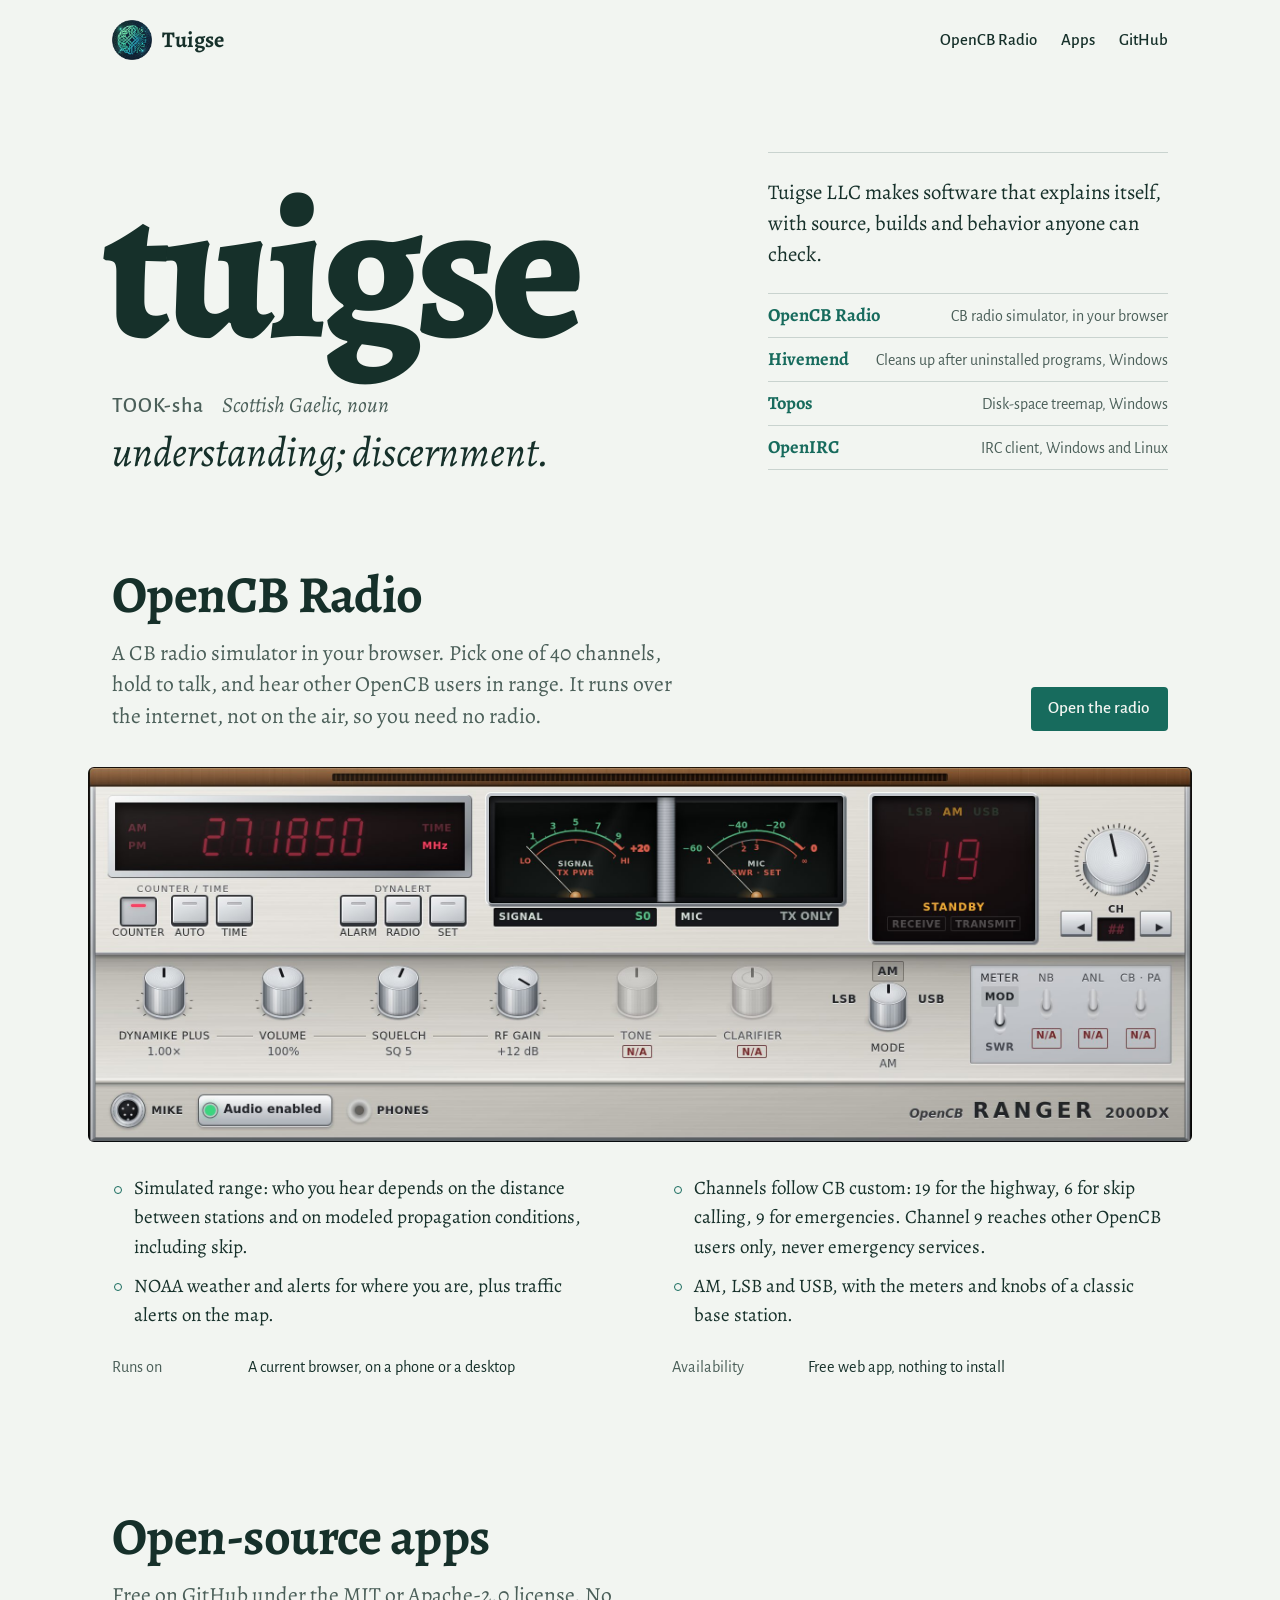
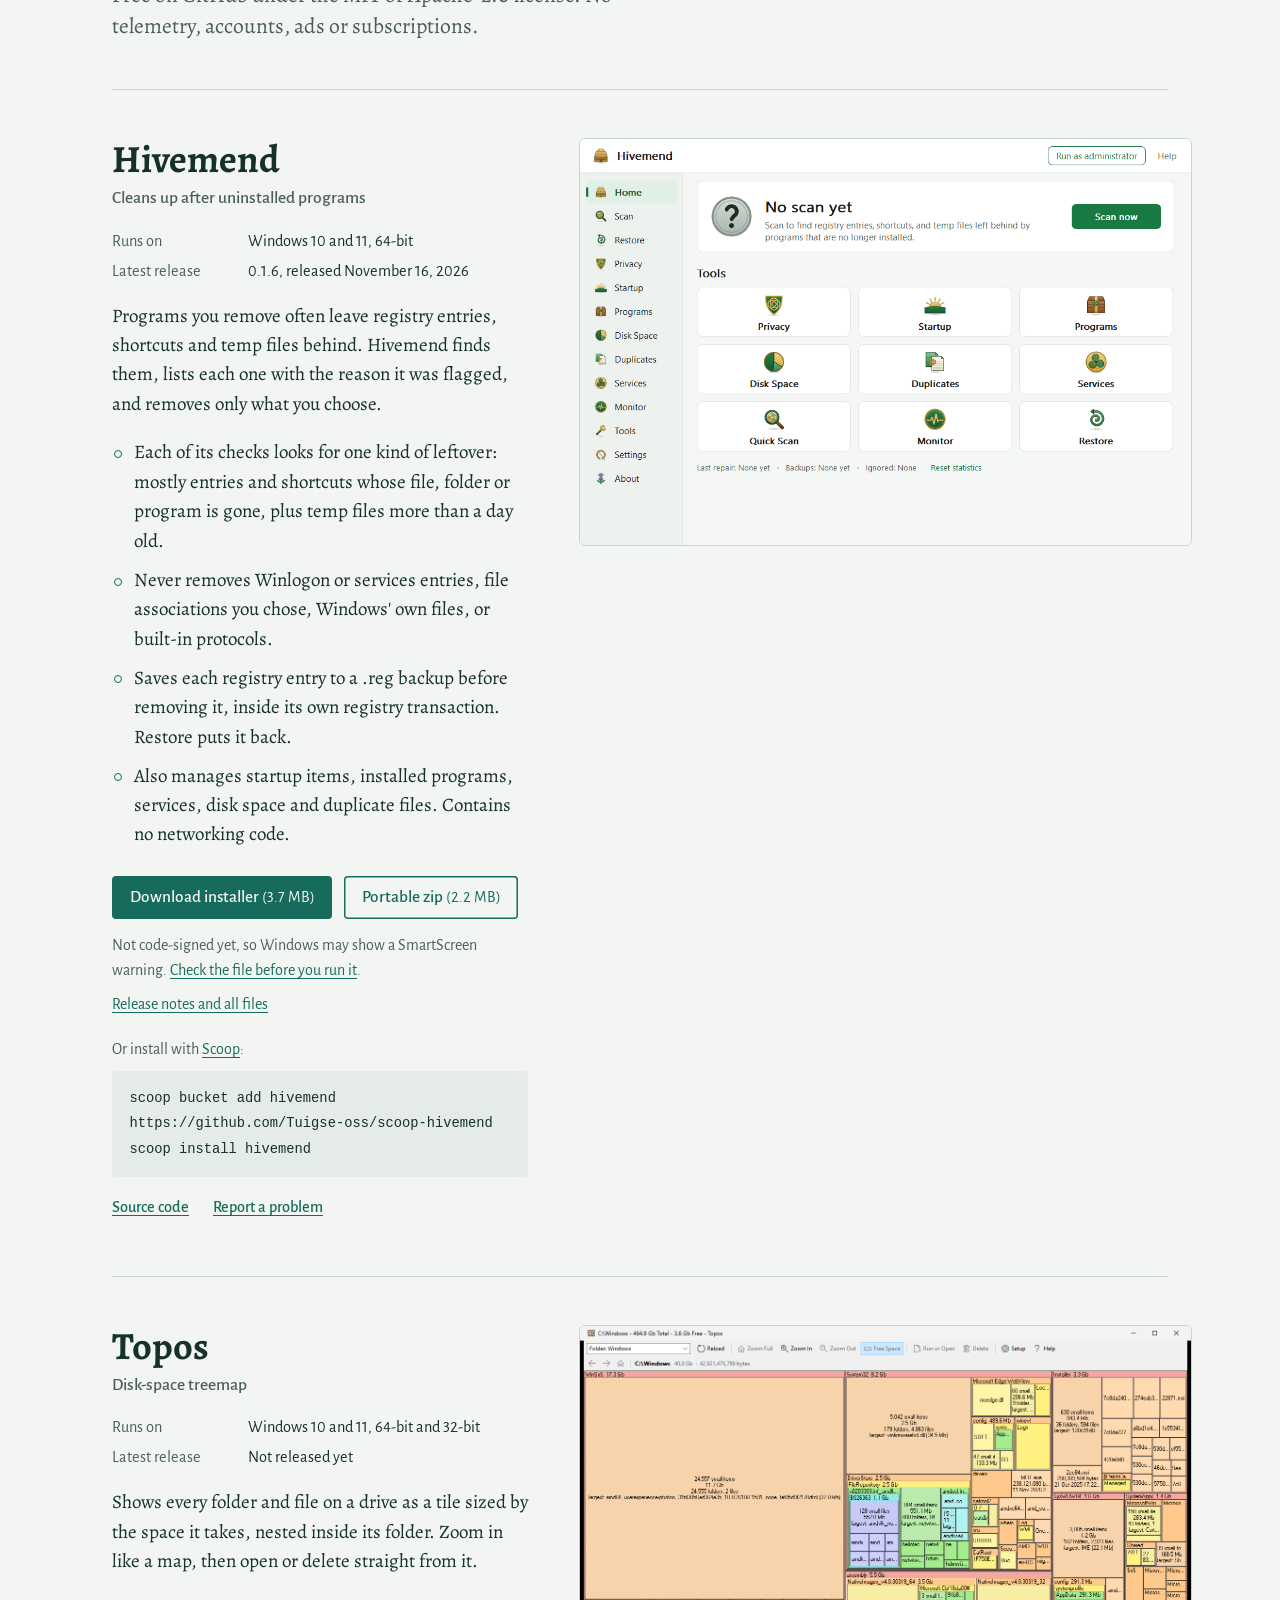
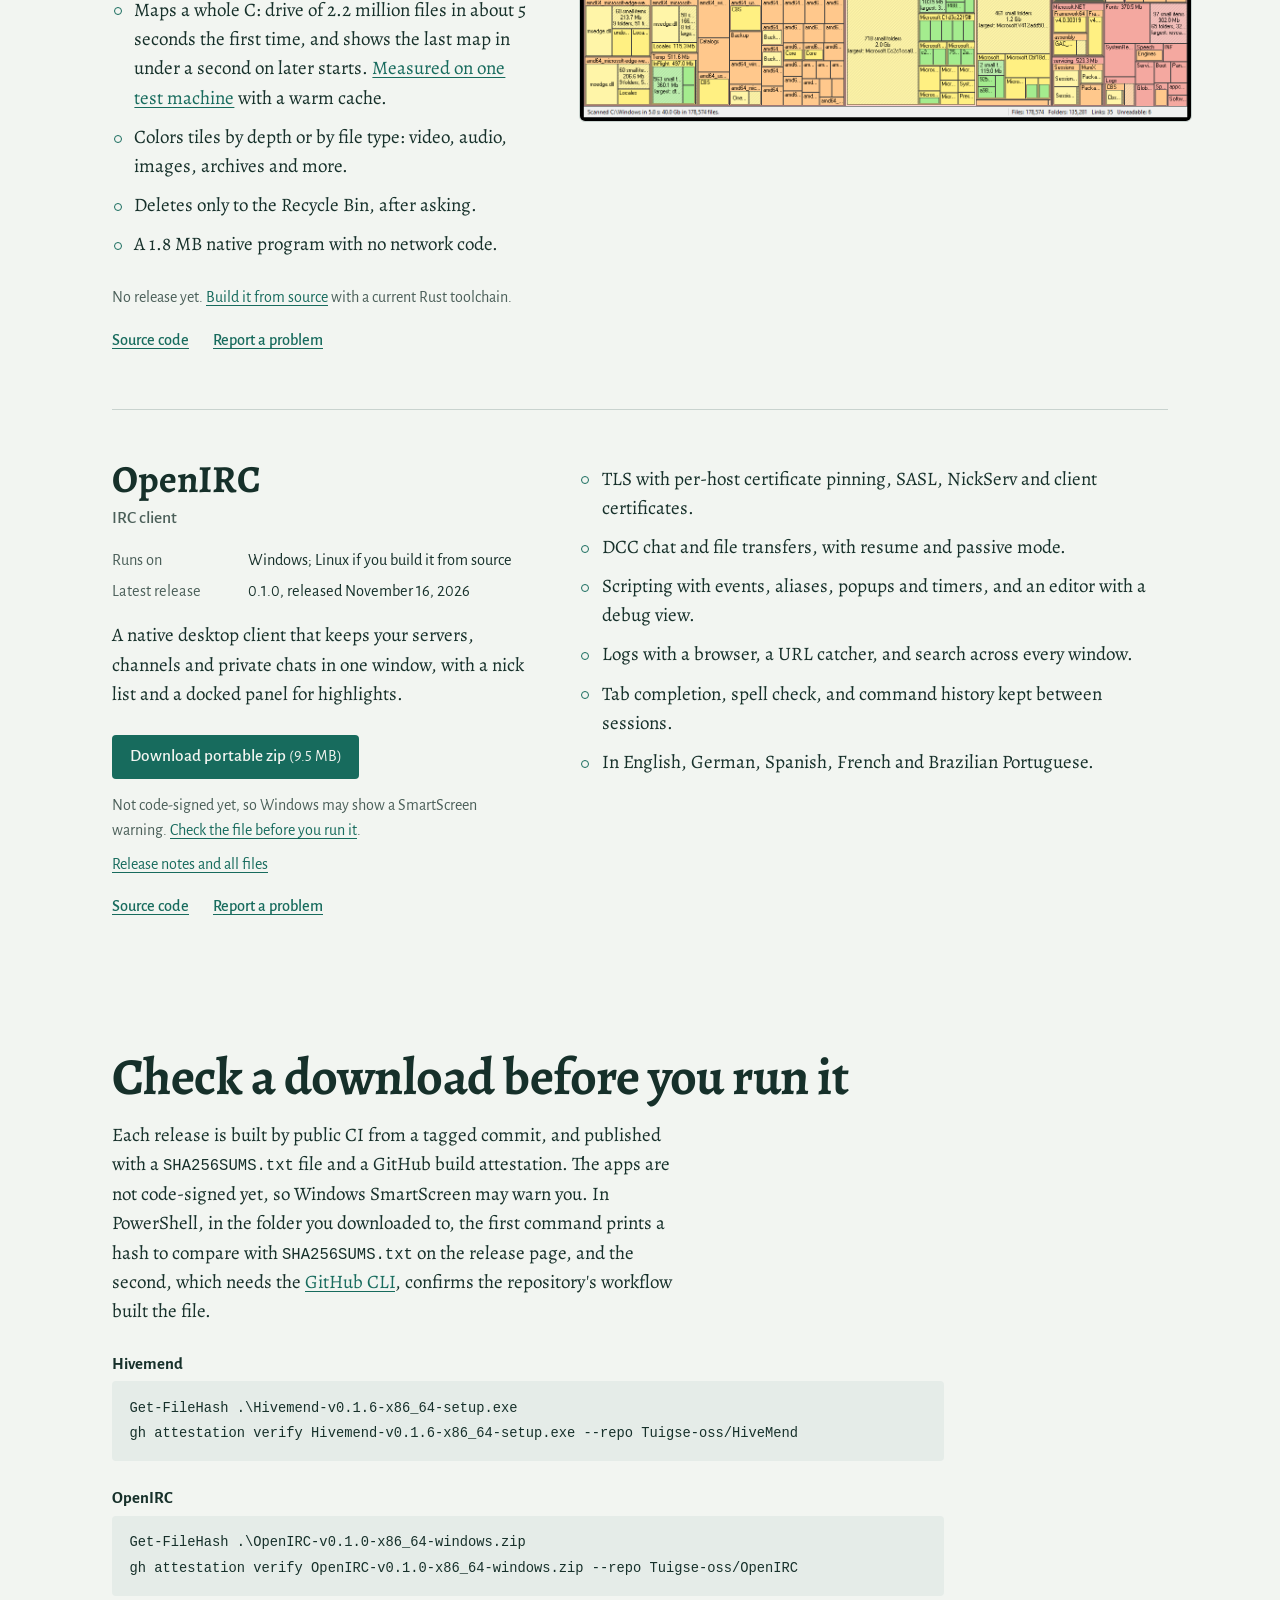
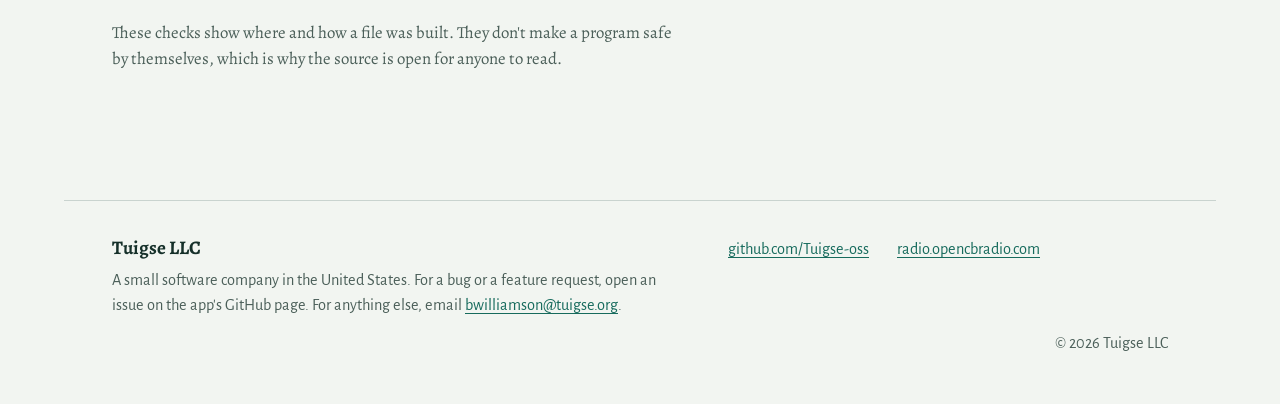
<file: site/index.html>
<!doctype html>
<html lang="en">
<head>
  <meta charset="utf-8">
  <meta name="viewport" content="width=device-width, initial-scale=1">
  <meta http-equiv="Content-Security-Policy" content="default-src 'self'; script-src 'none'; object-src 'none'; base-uri 'self'; form-action 'none'">
  <title>Tuigse: OpenCB Radio and open-source apps for Windows and Linux</title>
  <meta name="description" content="Tuigse LLC makes OpenCB Radio, a CB radio simulator for the browser, and free open-source apps for Windows and Linux: Hivemend, Topos and OpenIRC.">
  <meta name="color-scheme" content="light dark">
  <meta name="theme-color" content="#f2f5f1" media="(prefers-color-scheme: light)">
  <meta name="theme-color" content="#0f1c19" media="(prefers-color-scheme: dark)">
  <link rel="canonical" href="https://tuigse.org/">
  <link rel="icon" type="image/png" href="favicon.png">
  <meta property="og:type" content="website">
  <meta property="og:url" content="https://tuigse.org/">
  <meta property="og:title" content="Tuigse">
  <meta property="og:description" content="OpenCB Radio, a CB radio simulator for the browser, and free open-source apps for Windows and Linux.">
  <meta property="og:image" content="https://tuigse.org/assets/img/opencb-radio.jpg">
  <meta name="twitter:card" content="summary_large_image">
  <link rel="preload" href="assets/fonts/alegreya-var.woff2" as="font" type="font/woff2" crossorigin>
  <link rel="stylesheet" href="styles.css">
</head>
<body>
  <a class="skip-link" href="#main">Skip to content</a>

  <header class="site-header">
    <a class="brand" href="./" aria-label="Tuigse home">
      <img src="assets/img/tuigse-emblem-256.png" width="40" height="40" alt="">
      <span>Tuigse</span>
    </a>
    <nav class="site-nav" aria-label="Main">
      <a href="#opencb">OpenCB Radio</a>
      <a href="#apps">Apps</a>
      <a href="https://github.com/Tuigse-oss">GitHub</a>
    </nav>
  </header>

  <main id="main">
    <section class="entry" aria-labelledby="headword">
      <div class="entry-word">
        <h1 id="headword" class="headword" lang="gd">tuigse</h1>
        <p class="entry-grammar"><span class="pron" aria-label="pronounced took-sha">TOOK-sha</span> <i>Scottish Gaelic, noun</i></p>
        <p class="gloss">understanding; discernment.</p>
      </div>
      <div class="entry-aside">
        <p class="lede">Tuigse LLC makes software that explains itself, with source, builds and behavior anyone can check.</p>
        <nav class="index" aria-label="Products">
          <ul>
            <li><a href="#opencb">OpenCB Radio</a> <span>CB radio simulator, in your browser</span></li>
            <li><a href="#hivemend">Hivemend</a> <span>Cleans up after uninstalled programs, Windows</span></li>
            <li><a href="#topos">Topos</a> <span>Disk-space treemap, Windows</span></li>
            <li><a href="#openirc">OpenIRC</a> <span>IRC client, Windows and Linux</span></li>
          </ul>
        </nav>
      </div>
    </section>

    <section id="opencb" class="radio" aria-labelledby="opencb-title">
      <div class="radio-intro">
        <div>
          <h2 id="opencb-title">OpenCB Radio</h2>
          <p class="summary">A CB radio simulator in your browser. Pick one of 40 channels, hold to talk, and hear other OpenCB users in range. It runs over the internet, not on the air, so you need no radio.</p>
        </div>
        <p class="actions"><a class="button" href="https://radio.opencbradio.com/">Open the radio</a></p>
      </div>
      <figure class="radio-shot">
        <img src="assets/img/opencb-radio.jpg" width="2368" height="804"
             alt="The OpenCB Ranger 2000DX faceplate: a red display reading 27.1850 MHz, signal and mic meters, channel 19 on standby, and knobs for volume, squelch and RF gain.">
      </figure>
      <div class="radio-detail">
        <ul class="features radio-features">
          <li>Simulated range: who you hear depends on the distance between stations and on modeled propagation conditions, including skip.</li>
          <li>Channels follow CB custom: 19 for the highway, 6 for skip calling, 9 for emergencies. Channel 9 reaches other OpenCB users only, never emergency services.</li>
          <li>NOAA weather and alerts for where you are, plus traffic alerts on the map.</li>
          <li>AM, LSB and USB, with the meters and knobs of a classic base station.</li>
        </ul>
        <dl class="facts">
          <div><dt>Runs on</dt><dd>A current browser, on a phone or a desktop</dd></div>
          <div><dt>Availability</dt><dd>Free web app, nothing to install</dd></div>
        </dl>
      </div>
    </section>

    <section id="apps" class="apps" aria-labelledby="apps-title">
      <div class="apps-intro">
        <h2 id="apps-title">Open-source apps</h2>
        <p class="summary">Free on GitHub under the MIT or Apache-2.0 license. No telemetry, accounts, ads or subscriptions.</p>
      </div>

      <article class="app" id="hivemend" aria-labelledby="hivemend-title">
        <div class="app-copy">
          <h3 id="hivemend-title">Hivemend</h3>
          <p class="app-kind">Cleans up after uninstalled programs</p>
          <dl class="facts">
            <div><dt>Runs on</dt><dd>Windows 10 and 11, 64-bit</dd></div>
            <div><dt>Latest release</dt><dd><!-- version Tuigse-oss/HiveMend -->0.1.6, released November 16, 2026<!-- /version --></dd></div>
          </dl>
          <p>Programs you remove often leave registry entries, shortcuts and temp files behind. Hivemend finds them, lists each one with the reason it was flagged, and removes only what you choose.</p>
          <ul class="features">
            <li>Each of its checks looks for one kind of leftover: mostly entries and shortcuts whose file, folder or program is gone, plus temp files more than a day old.</li>
            <li>Never removes Winlogon or services entries, file associations you chose, Windows' own files, or built-in protocols.</li>
            <li>Saves each registry entry to a .reg backup before removing it, inside its own registry transaction. Restore puts it back.</li>
            <li>Also manages startup items, installed programs, services, disk space and duplicate files. Contains no networking code.</li>
          </ul>
          <div class="get">
            <!-- download Tuigse-oss/HiveMend -->
            <p class="downloads">
              <a class="button" href="https://github.com/Tuigse-oss/HiveMend/releases/download/v0.1.6/Hivemend-v0.1.6-x86_64-setup.exe">Download installer <span class="size">(3.7 MB)</span></a>
              <a class="button button-quiet" href="https://github.com/Tuigse-oss/HiveMend/releases/download/v0.1.6/Hivemend-v0.1.6-x86_64-windows.zip">Portable zip <span class="size">(2.2 MB)</span></a>
            </p>
            <p class="note">Not code-signed yet, so Windows may show a SmartScreen warning. <a href="#verify">Check the file before you run it</a>.</p>
            <p class="note"><a href="https://github.com/Tuigse-oss/HiveMend/releases/tag/v0.1.6">Release notes and all files</a></p>
            <!-- /download -->
          </div>
          <p class="also">Or install with <a href="https://scoop.sh">Scoop</a>:</p>
          <pre class="code"><code>scoop bucket add hivemend <span class="nowrap">https://github.com/Tuigse-oss/scoop-hivemend</span>
scoop install hivemend</code></pre>
          <p class="more"><a href="https://github.com/Tuigse-oss/HiveMend">Source code</a> <a href="https://github.com/Tuigse-oss/HiveMend/issues">Report a problem</a></p>
        </div>
        <figure class="app-shot">
          <a href="assets/img/hivemend-wiki-home.png">
            <img src="assets/img/hivemend-wiki-home.png" width="1024" height="681" loading="lazy"
                 alt="Hivemend's home page: a Scan now button above tools for Privacy, Startup, Programs, Disk Space, Duplicates, Services, Quick Scan, Monitor and Restore.">
          </a>
        </figure>
      </article>

      <article class="app" id="topos" aria-labelledby="topos-title">
        <div class="app-copy">
          <h3 id="topos-title">Topos</h3>
          <p class="app-kind">Disk-space treemap</p>
          <dl class="facts">
            <div><dt>Runs on</dt><dd>Windows 10 and 11, 64-bit and 32-bit</dd></div>
            <div><dt>Latest release</dt><dd><!-- version Tuigse-oss/Topos -->Not released yet<!-- /version --></dd></div>
          </dl>
          <p>Shows every folder and file on a drive as a tile sized by the space it takes, nested inside its folder. Zoom in like a map, then open or delete straight from it.</p>
          <ul class="features">
            <li>Maps a whole C: drive of 2.2 million files in about 5 seconds the first time, and shows the last map in under a second on later starts. <a href="https://github.com/Tuigse-oss/Topos/blob/HEAD/docs/performance.md">Measured on one test machine</a> with a warm cache.</li>
            <li>Colors tiles by depth or by file type: video, audio, images, archives and more.</li>
            <li>Deletes only to the Recycle Bin, after asking.</li>
            <li>A 1.8 MB native program with no network code.</li>
          </ul>
          <div class="get">
            <!-- download Tuigse-oss/Topos -->
            <p class="note">No release yet. <a href="https://github.com/Tuigse-oss/Topos#readme">Build it from source</a> with a current Rust toolchain.</p>
            <!-- /download -->
          </div>
          <p class="more"><a href="https://github.com/Tuigse-oss/Topos">Source code</a> <a href="https://github.com/Tuigse-oss/Topos/issues">Report a problem</a></p>
        </div>
        <figure class="app-shot">
          <a href="assets/img/topos-light.png">
            <picture>
              <source srcset="assets/img/topos-dark.png" media="(prefers-color-scheme: dark)">
              <img src="assets/img/topos-light.png" width="1296" height="839" loading="lazy"
                   alt="Topos showing C:\Windows as a nested treemap, with WinSxS, System32, Installer and assembly as the largest tiles.">
            </picture>
          </a>
        </figure>
      </article>

      <article class="app app-text-only" id="openirc" aria-labelledby="openirc-title">
        <div class="app-copy">
          <h3 id="openirc-title">OpenIRC</h3>
          <p class="app-kind">IRC client</p>
          <dl class="facts">
            <div><dt>Runs on</dt><dd>Windows; Linux if you build it from source</dd></div>
            <div><dt>Latest release</dt><dd><!-- version Tuigse-oss/OpenIRC -->0.1.0, released November 16, 2026<!-- /version --></dd></div>
          </dl>
          <p>A native desktop client that keeps your servers, channels and private chats in one window, with a nick list and a docked panel for highlights.</p>
          <div class="get">
            <!-- download Tuigse-oss/OpenIRC -->
            <p class="downloads">
              <a class="button" href="https://github.com/Tuigse-oss/OpenIRC/releases/download/v0.1.0/OpenIRC-v0.1.0-x86_64-windows.zip">Download portable zip <span class="size">(9.5 MB)</span></a>
            </p>
            <p class="note">Not code-signed yet, so Windows may show a SmartScreen warning. <a href="#verify">Check the file before you run it</a>.</p>
            <p class="note"><a href="https://github.com/Tuigse-oss/OpenIRC/releases/tag/v0.1.0">Release notes and all files</a></p>
            <!-- /download -->
          </div>
          <p class="more"><a href="https://github.com/Tuigse-oss/OpenIRC">Source code</a> <a href="https://github.com/Tuigse-oss/OpenIRC/issues">Report a problem</a></p>
        </div>
        <ul class="features features-wide">
          <li>TLS with per-host certificate pinning, SASL, NickServ and client certificates.</li>
          <li>DCC chat and file transfers, with resume and passive mode.</li>
          <li>Scripting with events, aliases, popups and timers, and an editor with a debug view.</li>
          <li>Logs with a browser, a URL catcher, and search across every window.</li>
          <li>Tab completion, spell check, and command history kept between sessions.</li>
          <li>In English, German, Spanish, French and Brazilian Portuguese.</li>
        </ul>
      </article>
    </section>

    <section id="verify" class="verify" aria-labelledby="verify-title">
      <h2 id="verify-title">Check a download before you run it</h2>
      <p>Each release is built by public CI from a tagged commit, and published with a <code>SHA256SUMS.txt</code> file and a GitHub build attestation. The apps are not code-signed yet, so Windows SmartScreen may warn you. In PowerShell, in the folder you downloaded to, the first command prints a hash to compare with <code>SHA256SUMS.txt</code> on the release page, and the second, which needs the <a href="https://cli.github.com">GitHub CLI</a>, confirms the repository's workflow built the file.</p>
      <h3 class="verify-app">Hivemend</h3>
      <!-- verify Tuigse-oss/HiveMend -->
      <pre class="code"><code>Get-FileHash .\Hivemend-v0.1.6-x86_64-setup.exe
gh attestation verify Hivemend-v0.1.6-x86_64-setup.exe --repo Tuigse-oss/HiveMend</code></pre>
      <!-- /verify -->
      <h3 class="verify-app">OpenIRC</h3>
      <!-- verify Tuigse-oss/OpenIRC -->
      <pre class="code"><code>Get-FileHash .\OpenIRC-v0.1.0-x86_64-windows.zip
gh attestation verify OpenIRC-v0.1.0-x86_64-windows.zip --repo Tuigse-oss/OpenIRC</code></pre>
      <!-- /verify -->
      <p class="aside">These checks show where and how a file was built. They don't make a program safe by themselves, which is why the source is open for anyone to read.</p>
    </section>
  </main>

  <footer class="site-footer">
    <div class="footer-about">
      <p class="footer-name">Tuigse LLC</p>
      <p>A small software company in the United States. For a bug or a feature request, open an issue on the app's GitHub page. For anything else, email <a href="mailto:bwilliamson@tuigse.org">bwilliamson@tuigse.org</a>.</p>
    </div>
    <ul class="footer-links">
      <li><a href="https://github.com/Tuigse-oss">github.com/Tuigse-oss</a></li>
      <li><a href="https://radio.opencbradio.com/">radio.opencbradio.com</a></li>
    </ul>
    <p class="footer-fine">© 2026 Tuigse LLC</p>
  </footer>
</body>
</html>
</file>
<file: site/styles.css>
/* Tuigse — tuigse.org
   Palette from the emblem: bottle-green ink and verdigris on a cool,
   green-tinged paper. Alegreya for reading, Alegreya Sans for interface. */

@font-face {
  font-family: "Alegreya";
  src: url("assets/fonts/alegreya-var.woff2") format("woff2");
  font-weight: 400 900;
  font-style: normal;
  font-display: swap;
}
@font-face {
  font-family: "Alegreya";
  src: url("assets/fonts/alegreya-italic-var.woff2") format("woff2");
  font-weight: 400 900;
  font-style: italic;
  font-display: swap;
}
@font-face {
  font-family: "Alegreya Sans";
  src: url("assets/fonts/alegreya-sans-400.woff2") format("woff2");
  font-weight: 400;
  font-style: normal;
  font-display: swap;
}
@font-face {
  font-family: "Alegreya Sans";
  src: url("assets/fonts/alegreya-sans-500.woff2") format("woff2");
  font-weight: 500;
  font-style: normal;
  font-display: swap;
}
@font-face {
  font-family: "Alegreya Sans";
  src: url("assets/fonts/alegreya-sans-700.woff2") format("woff2");
  font-weight: 700;
  font-style: normal;
  font-display: swap;
}

:root {
  --paper: #f2f5f1;
  --ink: #16302a;
  --ink-soft: #4b5f59;
  --verdigris: #176b5d;
  --on-verdigris: #f2f5f1;
  --rule: #c9d3cf;
  --code-bg: #e5ece8;

  --serif: "Alegreya", "Iowan Old Style", "Palatino Linotype", Georgia, serif;
  --sans: "Alegreya Sans", "Segoe UI", system-ui, sans-serif;
  --mono: ui-monospace, "Cascadia Mono", "SF Mono", Consolas, monospace;

  --measure: 36rem;
  --page: 72rem;
  --gutter: clamp(1rem, 4vw, 3rem);

  color-scheme: light dark;
}

@media (prefers-color-scheme: dark) {
  :root {
    --paper: #0f1c19;
    --ink: #e3ece7;
    --ink-soft: #a3b7b0;
    --verdigris: #63c9b2;
    --on-verdigris: #0f1c19;
    --rule: #2a3f3a;
    --code-bg: #172a26;
  }
}

*,
*::before,
*::after { box-sizing: border-box; }

html {
  -webkit-text-size-adjust: 100%;
  text-size-adjust: 100%;
  scroll-behavior: smooth;
}

body {
  margin: 0;
  background: var(--paper);
  color: var(--ink);
  font-family: var(--serif);
  font-size: 1.1875rem;
  line-height: 1.55;
  font-kerning: normal;
  font-variant-numeric: oldstyle-nums proportional-nums;
}

img { display: block; max-width: 100%; height: auto; }

a { color: var(--verdigris); text-underline-offset: 0.18em; text-decoration-thickness: 1px; }
a:hover { text-decoration-thickness: 2px; }

:focus-visible {
  outline: 3px solid var(--verdigris);
  outline-offset: 3px;
  border-radius: 2px;
}

h1, h2, h3 { margin: 0; line-height: 1.1; font-weight: 700; }
p, ul, pre, figure { margin: 0; }

code { font-family: var(--mono); font-size: 0.82em; }

.skip-link {
  position: absolute;
  left: 1rem;
  top: -4rem;
  padding: 0.5rem 0.9rem;
  background: var(--verdigris);
  color: var(--on-verdigris);
  font-family: var(--sans);
  font-weight: 500;
  z-index: 10;
}
.skip-link:focus { top: 1rem; }

/* Header ---------------------------------------------------------------- */

.site-header {
  max-width: var(--page);
  margin: 0 auto;
  padding: 1.25rem var(--gutter);
  display: flex;
  flex-wrap: wrap;
  align-items: center;
  justify-content: space-between;
  gap: 0.75rem 2rem;
  font-family: var(--sans);
}

.brand {
  display: inline-flex;
  align-items: center;
  gap: 0.6rem;
  color: var(--ink);
  text-decoration: none;
  font-family: var(--serif);
  font-weight: 700;
  font-size: 1.4rem;
}
.brand img { width: 40px; height: 40px; }

.site-nav { display: flex; flex-wrap: wrap; gap: 0.25rem 1.5rem; font-size: 1.05rem; font-weight: 500; }
.site-nav a { color: var(--ink); text-decoration: none; padding: 0.25rem 0; }
.site-nav a:hover { color: var(--verdigris); text-decoration: underline; }

/* Shared section frame --------------------------------------------------- */

main > section {
  max-width: var(--page);
  margin: 0 auto;
  padding-inline: var(--gutter);
}

main > section + section { margin-top: clamp(5rem, 10vw, 8.5rem); }

h2 {
  font-size: clamp(2.1rem, 1.5rem + 2.6vw, 3.25rem);
  letter-spacing: -0.01em;
}

.summary {
  margin-top: 0.85rem;
  max-width: var(--measure);
  font-size: 1.35rem;
  line-height: 1.45;
  color: var(--ink-soft);
}

.features {
  list-style: none;
  padding: 0;
  display: grid;
  gap: 0.6rem;
  max-width: var(--measure);
}
.features li { position: relative; padding-left: 1.4rem; }
.features li::before {
  /* a small open knot ring, echoing the emblem's interlace */
  content: "";
  position: absolute;
  left: 0.1rem;
  top: 0.62em;
  width: 0.5rem;
  height: 0.5rem;
  border: 1.5px solid var(--verdigris);
  border-radius: 50%;
}

.button {
  display: inline-block;
  padding: 0.7rem 1.1rem 0.75rem;
  border-radius: 4px;
  background: var(--verdigris);
  color: var(--on-verdigris);
  font-family: var(--sans);
  font-weight: 500;
  font-size: 1.08rem;
  line-height: 1.2;
  text-decoration: none;
}
.button:hover { text-decoration: underline; text-decoration-thickness: 1px; }

.code {
  margin-top: 0.6rem;
  padding: 0.9rem 1.1rem;
  background: var(--code-bg);
  border-radius: 4px;
  overflow-x: auto;
  font-size: 1rem;
  line-height: 1.6;
  max-width: 100%;
}
/* Long commands wrap at their spaces rather than scroll out of sight;
   a soft wrap adds no newline when the command is copied. */
.code code { font-size: 0.86rem; white-space: pre-wrap; overflow-wrap: anywhere; }
.code .nowrap { white-space: nowrap; } /* a URL breaks at its hyphen otherwise, which reads as a typo */

/* Entry (hero) ------------------------------------------------------------ */

.entry {
  padding-top: clamp(2rem, 6vw, 4.5rem);
  display: grid;
  grid-template-columns: minmax(0, 1fr);
}


@media (min-width: 64rem) {
  .entry {
    grid-template-columns: auto minmax(0, 25rem);
    justify-content: space-between;
    align-items: end;
    column-gap: clamp(3rem, 8vw, 7rem);
  }
  .entry .lede { margin-top: 0; }
  .entry-aside { margin-bottom: 0.55rem; }
}

/* Product index: every product reachable from the first screen. */
.index { margin-top: 1.4rem; }
.index ul { list-style: none; padding: 0; margin: 0; }
.index li {
  display: flex;
  flex-wrap: wrap;
  justify-content: space-between;
  align-items: baseline;
  gap: 0 1rem;
  padding: 0.45rem 0;
  border-top: 1px solid var(--rule);
}
.index li:last-child { border-bottom: 1px solid var(--rule); }
.index a { font-weight: 700; font-size: 1.15rem; text-decoration: none; }
.index a:hover { text-decoration: underline; }
.index span { font-family: var(--sans); font-size: 1rem; color: var(--ink-soft); }

/* The hero sits closer to the radio so the faceplate starts above the fold. */
main > .entry + .radio { margin-top: clamp(3.5rem, 7vw, 5.5rem); }

.headword {
  font-size: clamp(5rem, 2.4rem + 13vw, 12.5rem);
  font-weight: 800;
  line-height: 0.9;
  padding-bottom: 0.1em; /* room for the g's descender */
  letter-spacing: -0.035em;
  margin-left: -0.04em; /* optical alignment of the t's stem */
}

.entry-grammar {
  margin-top: 0.6rem;
  display: flex;
  flex-wrap: wrap;
  align-items: baseline;
  gap: 0.35rem 1.1rem;
  font-size: 1.35rem;
}
.pron {
  font-family: var(--sans);
  font-weight: 500;
  letter-spacing: 0.04em;
  color: var(--ink-soft);
}
.entry-grammar i { color: var(--ink-soft); }

.gloss {
  margin-top: 0.35rem;
  font-style: italic;
  font-size: clamp(1.75rem, 1.3rem + 1.8vw, 2.6rem);
  line-height: 1.2;
}

.lede {
  margin-top: 2.25rem;
  padding-top: 1.5rem;
  border-top: 1px solid var(--rule);
  max-width: var(--measure);
  font-size: 1.3rem;
  line-height: 1.5;
}

/* OpenCB Radio ------------------------------------------------------------ */

.radio-intro {
  display: flex;
  flex-wrap: wrap;
  justify-content: space-between;
  align-items: end;
  gap: 1.5rem 3rem;
}

.radio-detail { margin-top: 2rem; }
.radio-features {
  max-width: none;
  grid-template-columns: repeat(2, minmax(0, 1fr));
  column-gap: clamp(2rem, 5vw, 4.5rem);
}
.radio-detail .facts {
  margin-top: 1.5rem;
  grid-template-columns: repeat(2, minmax(0, 1fr));
  column-gap: clamp(2rem, 5vw, 4.5rem);
}

/* Facts: the same short answers for every product. */
.facts {
  margin: 1rem 0 0;
  display: grid;
  gap: 0.3rem;
  font-family: var(--sans);
  font-size: 1.02rem;
}
.facts > div { display: grid; grid-template-columns: 7.5rem minmax(0, 1fr); gap: 1rem; }
.facts dt { color: var(--ink-soft); }
.facts dd { margin: 0; font-variant-numeric: lining-nums; }

.radio-shot {
  margin-top: 2.25rem;
  margin-inline: calc(var(--gutter) * -0.5);
}
.radio-shot img {
  width: 100%;
  border-radius: 6px;
  background: #1a1410; /* matches the radio's surround while the image loads */
}

/* Apps -------------------------------------------------------------------- */

.app {
  margin-top: 3.5rem;
  padding-top: 3rem;
  border-top: 1px solid var(--rule);
  display: grid;
  grid-template-columns: minmax(0, 26rem) minmax(0, 1fr);
  gap: 2.5rem clamp(2rem, 4vw, 3.5rem);
  align-items: start;
}
.apps-intro + .app { margin-top: 3rem; }

.app h3 { font-size: clamp(1.9rem, 1.6rem + 1vw, 2.4rem); }

.app-kind {
  margin-top: 0.3rem;
  font-family: var(--sans);
  font-weight: 500;
  font-size: 1.1rem;
  color: var(--ink-soft);
}

.app-copy > p:not(.app-kind):not(.also) { margin-top: 1.1rem; }
.app-copy > .features { margin-top: 1.2rem; }

.get { margin-top: 1.6rem; font-family: var(--sans); }
.downloads { display: flex; flex-wrap: wrap; gap: 0.75rem; }
.button .size { font-weight: 400; font-size: 0.92em; font-variant-numeric: lining-nums; }
.button-quiet {
  background: transparent;
  color: var(--verdigris);
  box-shadow: inset 0 0 0 1.5px var(--verdigris);
}
.note { margin-top: 0.6rem; font-size: 1rem; color: var(--ink-soft); }
.downloads + .note { margin-top: 0.85rem; }

.also { margin-top: 1.25rem; font-family: var(--sans); font-size: 1rem; color: var(--ink-soft); }

.more {
  margin-top: 1.25rem;
  display: flex;
  flex-wrap: wrap;
  gap: 0.4rem 1.5rem;
  font-family: var(--sans);
  font-weight: 500;
  font-size: 1.02rem;
}

.app-shot img {
  width: 100%;
  border: 1px solid var(--rule);
  border-radius: 6px;
}
.app-shot a { display: block; border-radius: 6px; }
.app-shot a:hover img { border-color: var(--verdigris); }

@media (min-width: 52.01rem) {
  /* Wider than the text column, reaching into the right margin, and kept
     in view while the longer copy beside it scrolls. */
  .app-shot {
    position: sticky;
    top: 1.5rem;
    margin-right: calc(var(--gutter) * -0.5);
  }
}

.app-text-only .features-wide {
  max-width: none;
  align-self: start;
  margin-top: 0.4rem;
}

/* Verify ------------------------------------------------------------------ */

.verify > p { max-width: var(--measure); margin-top: 1rem; }
.verify-app {
  margin-top: 1.75rem;
  font-family: var(--sans);
  font-weight: 700;
  font-size: 1.05rem;
}
.verify > .code { margin-top: 0.5rem; max-width: 52rem; }
.verify > .aside { margin-top: 1.5rem; font-size: 1.05rem; color: var(--ink-soft); }

/* Footer ------------------------------------------------------------------ */

.site-footer {
  max-width: var(--page);
  margin: clamp(5rem, 10vw, 8rem) auto 0;
  padding: 2rem var(--gutter) 3rem;
  border-top: 1px solid var(--rule);
  display: flex;
  flex-wrap: wrap;
  align-items: baseline;
  gap: 0.75rem 2.5rem;
  font-family: var(--sans);
  font-size: 1.02rem;
}
.footer-about { flex-basis: 100%; max-width: var(--measure); }
.footer-about p:not(.footer-name) { margin-top: 0.35rem; color: var(--ink-soft); }
.footer-name { font-family: var(--serif); font-weight: 700; font-size: 1.2rem; }
.footer-links { list-style: none; padding: 0; display: flex; flex-wrap: wrap; gap: 0.5rem 1.75rem; }
.footer-fine { margin-left: auto; color: var(--ink-soft); }

/* Narrow screens ------------------------------------------------------------ */

@media (max-width: 52rem) {
  .app { grid-template-columns: minmax(0, 1fr); }
  .radio-features,
  .radio-detail .facts { grid-template-columns: minmax(0, 1fr); }
  .radio-shot { margin-inline: 0; }
  .footer-fine { margin-left: 0; flex-basis: 100%; }
}

@media (prefers-reduced-motion: reduce) {
  html { scroll-behavior: auto; }
}
</file>
